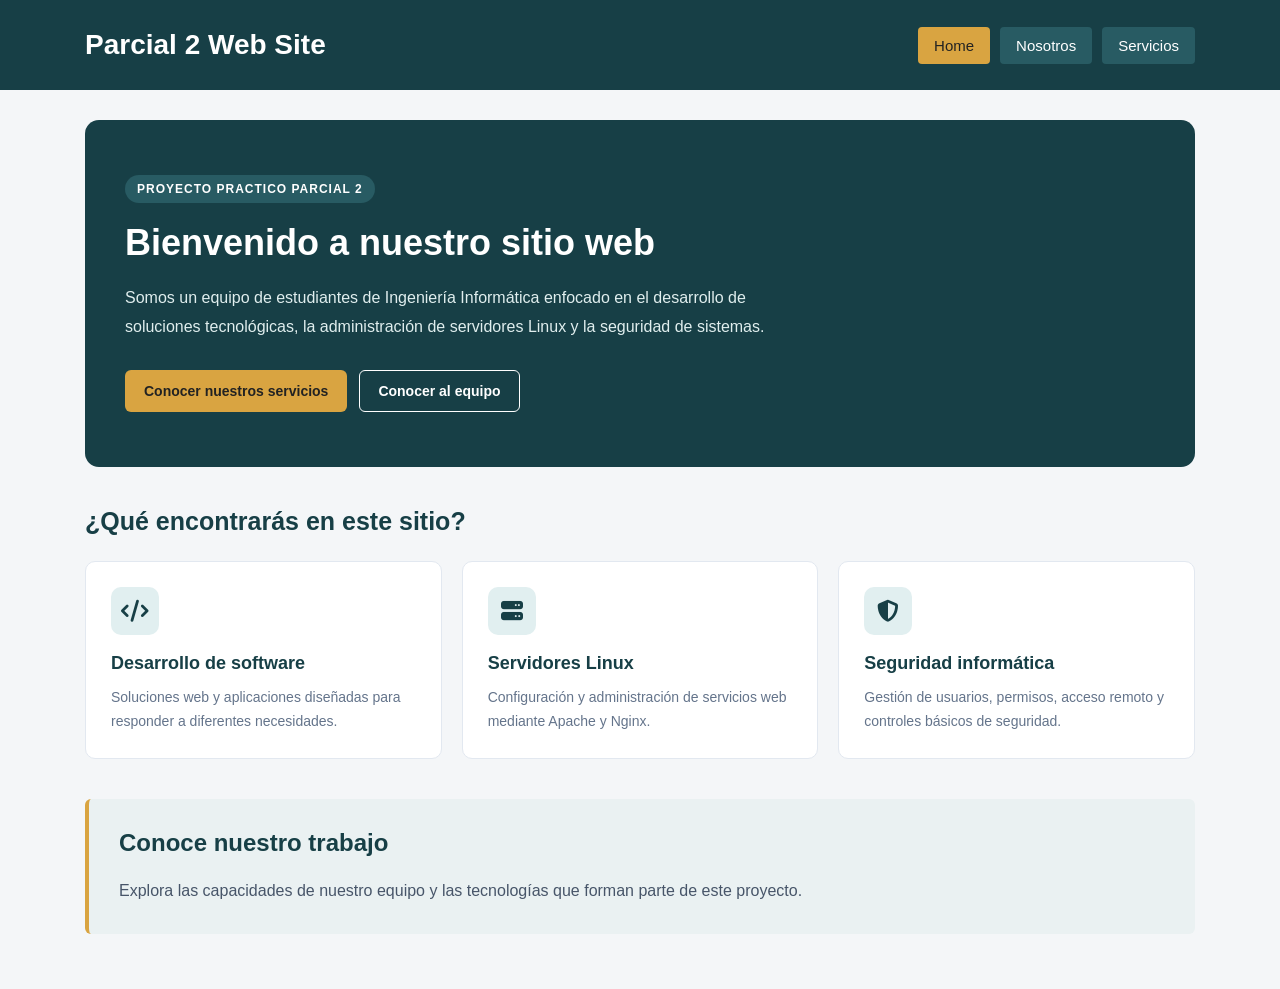
<file: index.html>
<!DOCTYPE html>
<html lang="en">
<head>
    <meta charset="UTF-8">
    <meta name="viewport" content="width=device-width, initial-scale=1.0">
    <title>Web</title>
    <link rel="stylesheet" href="css/styles.css">
    <script src="js/assets/jquery-4.js"></script>
    
<link rel="stylesheet" href="https://cdnjs.cloudflare.com/ajax/libs/font-awesome/6.7.2/css/all.min.css">

</head>
<body>
    <header>
        <div class="container header-content">
            <div class="brand">
                <h1>Parcial 2 Web Site</h1>
            </div>

            <nav>
                <button data-page="home">Home</button>
                <button data-page="nosotros">Nosotros</button>
                <button data-page="servicios">Servicios</button>
            </nav>
        </div>
        
    </header>

    <main id="contenido">
        <p>Cargando...</p>
    </main>
    
    <script src="js/app.js"></script>
</body>
</html>
</file>
<file: css/styles.css>
/*DISEÑO GENERAL DE LA PAGINA*/
* {
    box-sizing: border-box;
}

body {
    margin: 0;
    font-family: Arial, sans-serif;
    background: #f4f6f8;
    color: #222;
}


/* Contenedor centrado, similar a Bootstrap */
.container {
    width: 100%;
    max-width: 1140px;
    margin-left: auto;
    margin-right: auto;
    padding-left: 15px;
    padding-right: 15px;
}

/* Cabecera fija */
header {
    position: fixed;
    top: 0;
    left: 0;
    width: 100%;
    background: #173f46;
    color: white;
    z-index: 1000;
}

/* Identidad y menú en una sola fila */
.header-content {
    min-height: 90px;
    display: flex;
    align-items: center;
    justify-content: space-between;
    gap: 24px;
}

/* Identidad del sitio */
.brand h1 {
    margin: 0;
    font-size: 28px;
    white-space: nowrap;
}

/* Menú alineado a la derecha */
nav {
    display: flex;
    align-items: center;
    justify-content: flex-end;
    gap: 10px;
}

/* Botones */
nav button {
    padding: 10px 16px;
    border: none;
    border-radius: 4px;
    background: #285b63;
    color: white;
    font-size: 15px;
    cursor: pointer;
    transition: background 0.2s ease;
}

nav button:hover,
nav button.activo {
    background: #d9a441;
    color: #222;
}

/* Contenido principal */
main {
    max-width: 1140px;
    margin: 0 auto;
    padding: 120px 15px 30px;
}

/* Contenido de cada vista */
.contenido-pagina {
    padding: 25px;
    background: white;
    border-radius: 8px;
    box-shadow: 0 2px 8px #00000010;
}

/* Adaptación para pantallas pequeñas */
@media (max-width: 650px) {
    .header-content {
        flex-direction: column;
        align-items: flex-start;
        justify-content: center;
        padding-top: 15px;
        padding-bottom: 15px;
        gap: 15px;
    }

    nav {
        flex-wrap: wrap;
        justify-content: flex-start;
    }

    .brand h1 {
        font-size: 24px;
    }

    main {
        padding-top: 170px;
    }
}

/*
*
*DISEÑO PAGINA "NOSOTROS"
*
*
*/

/* Encabezado de la sección */
.descripcion-equipo {
    color: #64748b;
    margin-bottom: 30px;
}

/* Cuadrícula de integrantes */
.equipo-grid {
    display: grid;
    grid-template-columns: repeat(3, minmax(0, 1fr));
    gap: 24px;
}

/* Tarjeta individual */
.tarjeta-integrante {
    background: #ffffff;
    padding: 30px 20px;
    border: 1px solid #e2e8f0;
    border-radius: 12px;
    text-align: center;
    transition: transform 0.2s ease,
                box-shadow 0.2s ease;
}

.tarjeta-integrante:hover {
    transform: translateY(-5px);
    box-shadow: 0 8px 20px #00000012;
}

/* Contenedor del icono */
.integrante-icono {
    width: 80px;
    height: 80px;
    margin: 0 auto 18px;
    display: flex;
    align-items: center;
    justify-content: center;
    border-radius: 50%;
    background: #e1eff0;
    color: #173f46;
    font-size: 32px;
}

/* Nombre */
.tarjeta-integrante h3 {
    margin: 0 0 10px;
    color: #173f46;
    font-size: 18px;
}

/* Carrera */
.tarjeta-integrante p {
    margin: 0;
    color: #64748b;
    font-size: 14px;
    line-height: 1.5;
}

/* Tabletas */
@media (max-width: 900px) {
    .equipo-grid {
        grid-template-columns: repeat(2, minmax(0, 1fr));
    }
}

/* Móviles */
@media (max-width: 550px) {
    .equipo-grid {
        grid-template-columns: 1fr;
    }
}


/*
*
*
*DISEÑO DE PAGINA SERVICIOS
*
*
*/

/* Buscador */
.busqueda-servicios {
    margin: 25px 0 15px;
}

#buscarServicio {
    width: 100%;
    padding: 13px 16px;
    border: 1px solid #cbd5e1;
    border-radius: 8px;
    font-size: 15px;
    outline: none;
}

#buscarServicio:focus {
    border-color: #173f46;
    box-shadow: 0 0 0 3px #173f4620;
}

/* Contador */
.contador-servicios {
    margin-bottom: 20px;
    color: #64748b;
    font-size: 14px;
}

/* Cuadrícula */
.servicios-grid {
    display: grid;
    grid-template-columns: repeat(3, minmax(0, 1fr));
    gap: 24px;
}

/* Tarjeta */
.tarjeta-servicio {
    display: flex;
    flex-direction: column;
    align-items: flex-start;
    padding: 24px;
    background: #ffffff;
    border: 1px solid #e2e8f0;
    border-radius: 12px;
    transition: transform 0.2s ease,
                box-shadow 0.2s ease;
}

.tarjeta-servicio:hover {
    transform: translateY(-4px);
    box-shadow: 0 8px 20px #00000012;
}

/* Icono */
.servicio-icono {
    width: 54px;
    height: 54px;
    display: flex;
    align-items: center;
    justify-content: center;
    margin-bottom: 16px;
    border-radius: 12px;
    background: #e1eff0;
    color: #173f46;
    font-size: 24px;
}

/* Título y descripción */
.tarjeta-servicio h3 {
    margin: 0 0 12px;
    color: #173f46;
    font-size: 19px;
}

.tarjeta-servicio > p {
    color: #64748b;
    font-size: 14px;
    line-height: 1.6;
}

/* Categoría */
.servicio-categoria {
    margin-top: auto;
    padding: 6px 10px;
    border-radius: 20px;
    background: #e1eff0;
    color: #173f46;
    font-size: 12px;
}

.tarjeta-servicio .servicio-puerto {
    margin-bottom: 0;
    font-size: 13px;
}

/* Tabletas */
@media (max-width: 900px) {
    .servicios-grid {
        grid-template-columns: repeat(2, minmax(0, 1fr));
    }
}

/* Móviles */
@media (max-width: 550px) {
    .servicios-grid {
        grid-template-columns: 1fr;
    }
}

/*
*
*DISEÑO DE PAGINA HOME
*
*/


/* Página de bienvenida */
.inicio {
    padding: 0;
    background: transparent;
    box-shadow: none;
}

/* Sección principal */
.bienvenida {
    padding: 55px 40px;
    background: #173f46;
    color: #ffffff;
    border-radius: 14px;
}

.etiqueta-bienvenida {
    display: inline-block;
    margin-bottom: 18px;
    padding: 7px 12px;
    border-radius: 20px;
    background: #285b63;
    color: #ffffff;
    font-size: 12px;
    font-weight: bold;
    letter-spacing: 1px;
}

.bienvenida h2 {
    max-width: 650px;
    margin: 0 0 20px;
    font-size: 36px;
    line-height: 1.2;
}

.bienvenida-descripcion {
    max-width: 700px;
    margin-bottom: 28px;
    color: #e0eeee;
    font-size: 16px;
    line-height: 1.8;
}

/* Botones de bienvenida */
.bienvenida-acciones {
    display: flex;
    flex-wrap: wrap;
    gap: 12px;
}

.bienvenida-acciones button {
    padding: 12px 18px;
    border: 1px solid transparent;
    border-radius: 6px;
    font-size: 14px;
    font-weight: bold;
    cursor: pointer;
}

.btn-principal {
    background: #d9a441;
    color: #222222;
}

.btn-principal:hover {
    background: #edbd5d;
}

.btn-secundario {
    background: transparent;
    border-color: #ffffff !important;
    color: #ffffff;
}

.btn-secundario:hover {
    background: #285b63;
}

/* Resumen del proyecto */
.resumen-proyecto {
    padding: 40px 0;
}

.resumen-proyecto > h2 {
    margin: 0 0 25px;
    color: #173f46;
    font-size: 25px;
}

.resumen-grid {
    display: grid;
    grid-template-columns: repeat(3, minmax(0, 1fr));
    gap: 20px;
}

.resumen-card {
    padding: 25px;
    background: #ffffff;
    border: 1px solid #e2e8f0;
    border-radius: 10px;
}

.resumen-icono {
    width: 48px;
    height: 48px;
    display: flex;
    align-items: center;
    justify-content: center;
    margin-bottom: 18px;
    border-radius: 10px;
    background: #e1eff0;
    color: #173f46;
    font-size: 22px;
}

.resumen-card h3 {
    margin: 0 0 12px;
    color: #173f46;
    font-size: 18px;
}

.resumen-card p {
    margin: 0;
    color: #64748b;
    font-size: 14px;
    line-height: 1.7;
}

/* Cierre */
.bienvenida-final {
    margin-bottom: 25px;
    padding: 30px;
    border-left: 4px solid #d9a441;
    background: #eaf1f2;
    border-radius: 6px;
}

.bienvenida-final h2 {
    margin-top: 0;
    color: #173f46;
}

.bienvenida-final p {
    margin-bottom: 0;
    color: #475569;
    line-height: 1.7;
}

/* Adaptación móvil */
@media (max-width: 800px) {
    .resumen-grid {
        grid-template-columns: 1fr;
    }

    .bienvenida {
        padding: 35px 25px;
    }

    .bienvenida h2 {
        font-size: 29px;
    }
}
</file>
